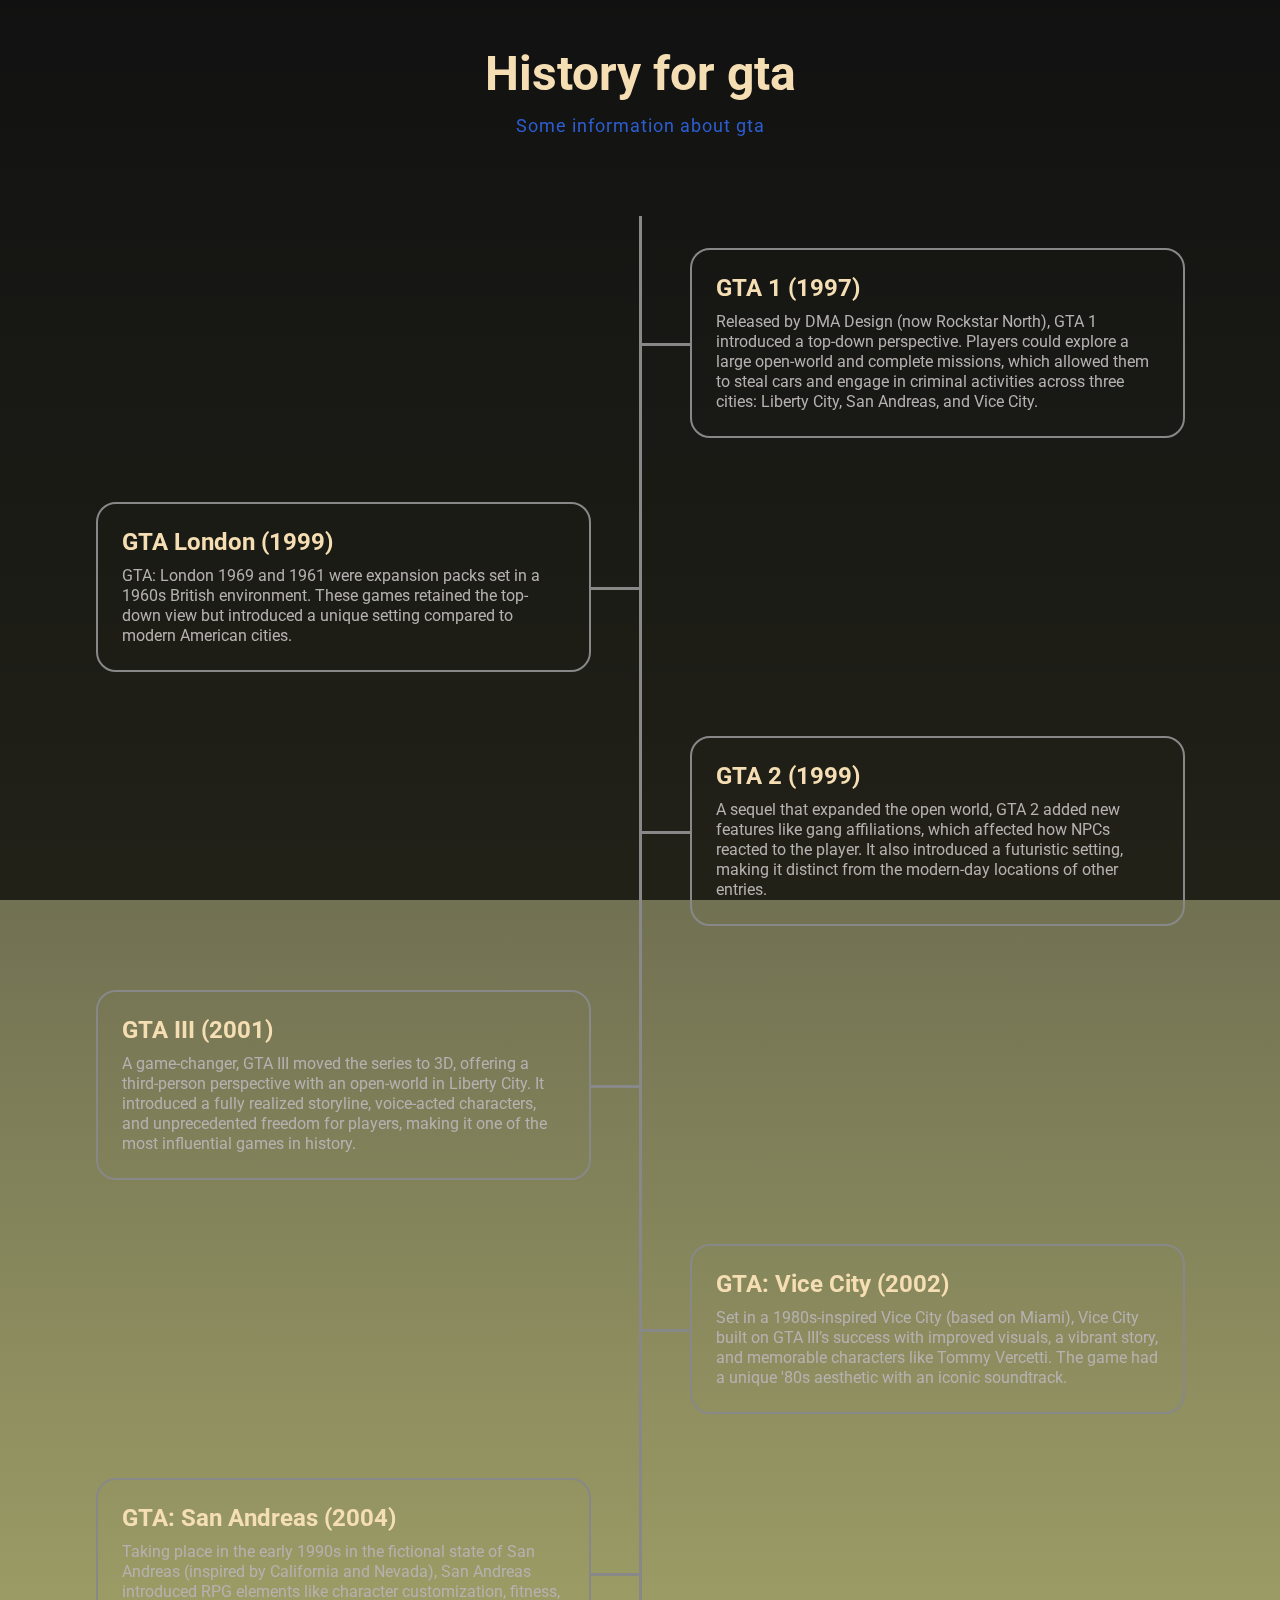
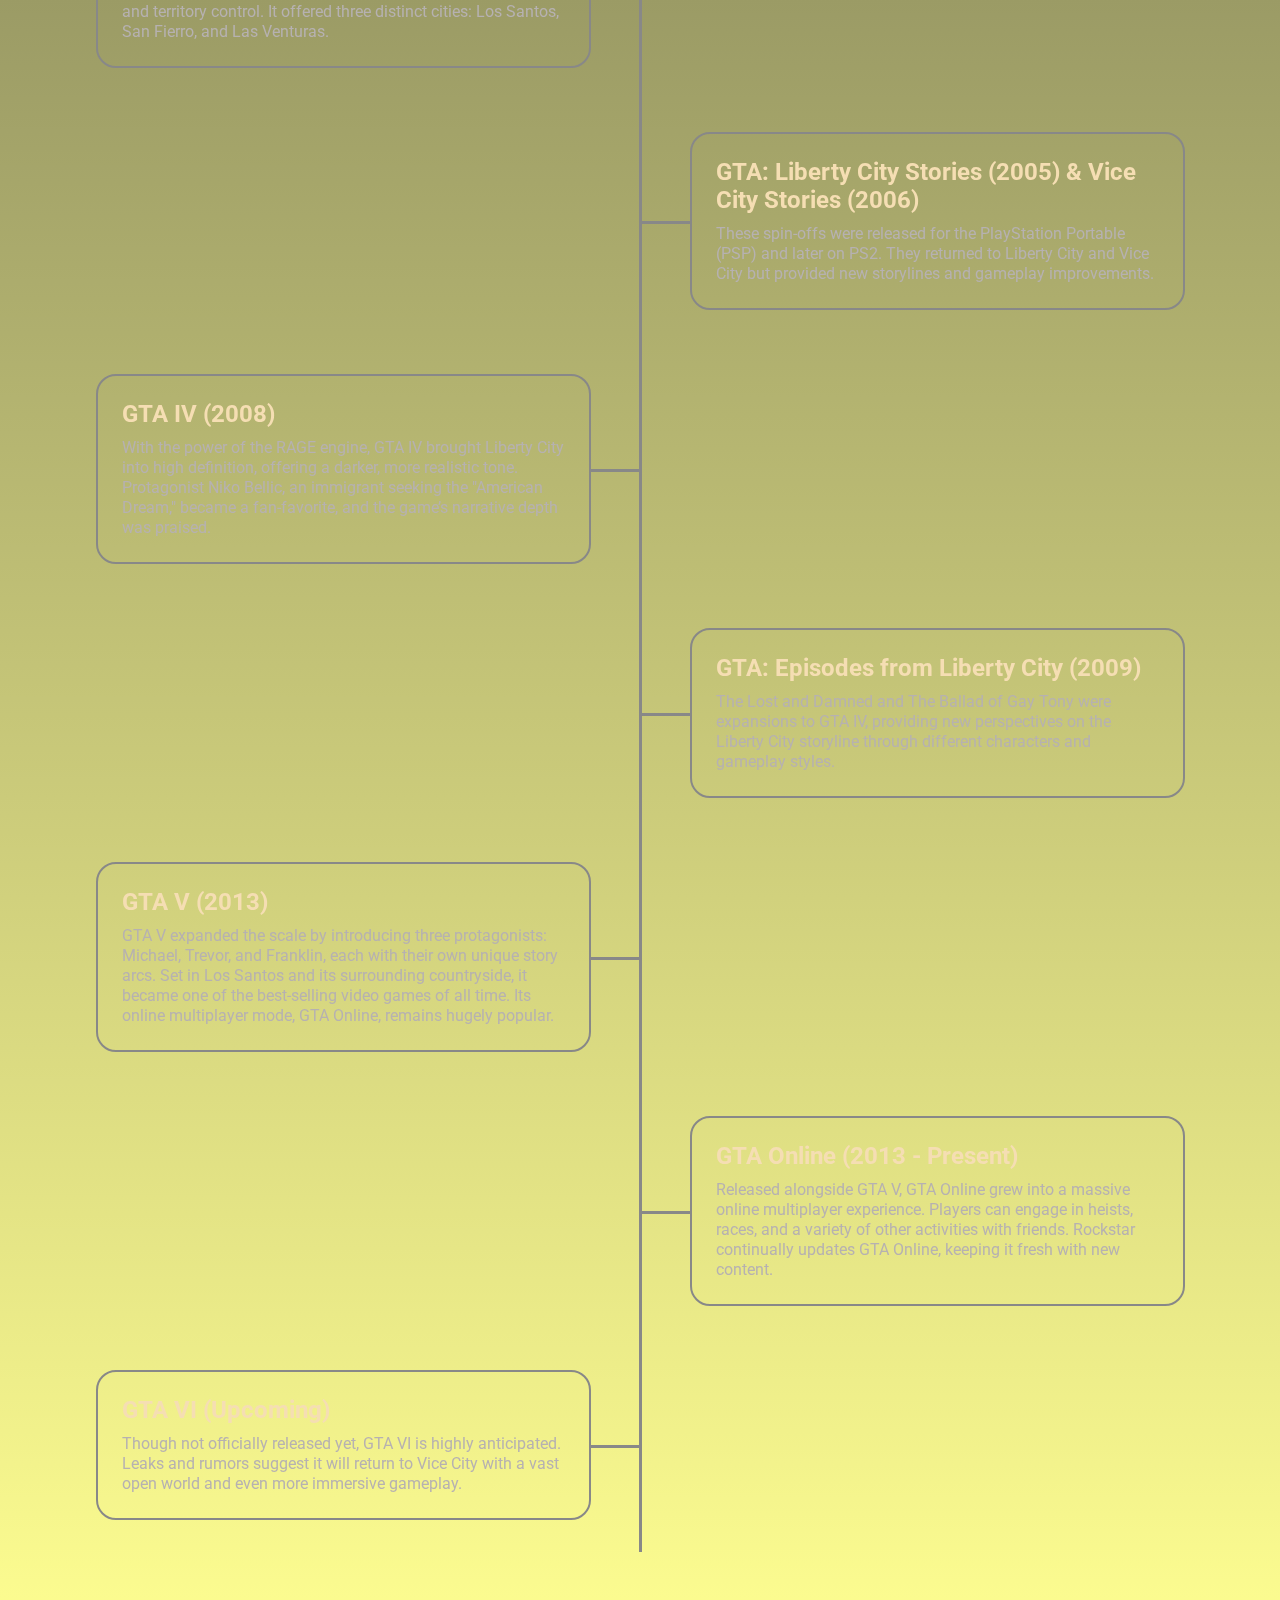
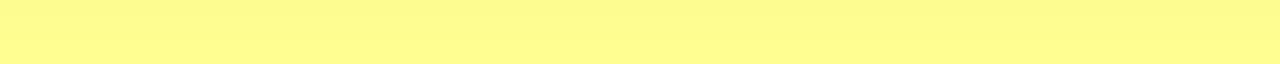
<file: story.html>
<!DOCTYPE html>
<html lang="en">
  <head>
    <meta charset="UTF-8" />
    <meta name="viewport" content="width=device-width, initial-scale=1.0" />
    <title>Story</title>
    <link rel="stylesheet" href="Story.css" />
  </head>
  <body>
    <div class="title">
      <h1>History for gta</h1>
      <p>Some information about gta</p>
    </div>
    <div class="container">
      <div class="checkpoint">
        <div class="div">
          <h2>GTA 1 (1997)</h2>
          <p>
            Released by DMA Design (now Rockstar North), GTA 1 introduced a
            top-down perspective. Players could explore a large open-world and
            complete missions, which allowed them to steal cars and engage in
            criminal activities across three cities: Liberty City, San Andreas,
            and Vice City.
          </p>
        </div>
      </div>
      <div class="checkpoint">
        <div class="div">
          <h2>GTA London (1999)</h2>
          <p>
            GTA: London 1969 and 1961 were expansion packs set in a 1960s
            British environment. These games retained the top-down view but
            introduced a unique setting compared to modern American cities.
          </p>
        </div>
      </div>
      <div class="checkpoint">
        <div class="div">
          <h2>GTA 2 (1999)</h2>
          <p>
            A sequel that expanded the open world, GTA 2 added new features like
            gang affiliations, which affected how NPCs reacted to the player. It
            also introduced a futuristic setting, making it distinct from the
            modern-day locations of other entries.
          </p>
        </div>
      </div>
      <div class="checkpoint">
        <div class="div">
          <h2>GTA III (2001)</h2>
          <p>
            A game-changer, GTA III moved the series to 3D, offering a
            third-person perspective with an open-world in Liberty City. It
            introduced a fully realized storyline, voice-acted characters, and
            unprecedented freedom for players, making it one of the most
            influential games in history.
          </p>
        </div>
      </div>
      <div class="checkpoint">
        <div class="div">
          <h2>GTA: Vice City (2002)</h2>
          <p>
            Set in a 1980s-inspired Vice City (based on Miami), Vice City built
            on GTA III’s success with improved visuals, a vibrant story, and
            memorable characters like Tommy Vercetti. The game had a unique '80s
            aesthetic with an iconic soundtrack.
          </p>
        </div>
      </div>
      <div class="checkpoint">
        <div class="div">
          <h2>GTA: San Andreas (2004)</h2>
          <p>
            Taking place in the early 1990s in the fictional state of San
            Andreas (inspired by California and Nevada), San Andreas introduced
            RPG elements like character customization, fitness, and territory
            control. It offered three distinct cities: Los Santos, San Fierro,
            and Las Venturas.
          </p>
        </div>
      </div>
      <div class="checkpoint">
        <div class="div">
          <h2>GTA: Liberty City Stories (2005) & Vice City Stories (2006)</h2>
          <p>
            These spin-offs were released for the PlayStation Portable (PSP) and
            later on PS2. They returned to Liberty City and Vice City but
            provided new storylines and gameplay improvements.
          </p>
        </div>
      </div>
      <div class="checkpoint">
        <div class="div">
          <h2>GTA IV (2008)</h2>
          <p>
            With the power of the RAGE engine, GTA IV brought Liberty City into
            high definition, offering a darker, more realistic tone. Protagonist
            Niko Bellic, an immigrant seeking the "American Dream," became a
            fan-favorite, and the game’s narrative depth was praised.
          </p>
        </div>
      </div>
      <div class="checkpoint">
        <div class="div">
          <h2>GTA: Episodes from Liberty City (2009)</h2>
          <p>
            The Lost and Damned and The Ballad of Gay Tony were expansions to
            GTA IV, providing new perspectives on the Liberty City storyline
            through different characters and gameplay styles.
          </p>
        </div>
      </div>
      <div class="checkpoint">
        <div class="div">
          <h2>GTA V (2013)</h2>
          <p>
            GTA V expanded the scale by introducing three protagonists: Michael,
            Trevor, and Franklin, each with their own unique story arcs. Set in
            Los Santos and its surrounding countryside, it became one of the
            best-selling video games of all time. Its online multiplayer mode,
            GTA Online, remains hugely popular.
          </p>
        </div>
      </div>
      <div class="checkpoint">
        <div class="div">
          <h2>GTA Online (2013 - Present)</h2>
          <p>
            Released alongside GTA V, GTA Online grew into a massive online
            multiplayer experience. Players can engage in heists, races, and a
            variety of other activities with friends. Rockstar continually
            updates GTA Online, keeping it fresh with new content.
          </p>
        </div>
      </div>
      <div class="checkpoint">
        <div class="div">
          <h2>GTA VI (Upcoming)</h2>
          <p>
            Though not officially released yet, GTA VI is highly anticipated.
            Leaks and rumors suggest it will return to Vice City with a vast
            open world and even more immersive gameplay.
          </p>
        </div>
      </div>
    </div>
  </body>
</html>
</file>
<file: Story.css>
@import url("https://fonts.googleapis.com/css2?family=Roboto:ital,wght@0,100;0,300;0,400;0,500;0,700;0,900;1,100;1,300;1,400;1,500;1,700;1,900&display=swap");
body {
  margin: 0;
  font-family: "Roboto", sans-serif;
  background: linear-gradient(rgba(0, 0, 0, 0.768), rgba(255, 255, 0, 0.43));
  color: wheat;
  padding: 2em;
}

body::before {
  content: "";
  background: rgba(0, 0, 0, 0.7);
  position: absolute;
  top: 0;
  left: 0;
  width: 100%;
  height: 100%;
  z-index: -1;
  position: fixed;
}
/* teacher dan suray */
* {
  margin: 0;
  padding: 0;
}
h1 {
  font-size: 3em;
  margin: 13px;
}
h2 {
  margin-bottom: 10px;
}
.title {
  text-align: center;
}
.title p {
  color: rgb(44, 94, 210);
  font-size: 18px;
  letter-spacing: 1px;
}
.container {
  margin: 5em auto;
  /* center */
  max-width: 34.15em;
}
.checkpoint {
  max-width: 34em;
  padding-top: 2em;
  padding-bottom: 2em;
  position: relative;
}
.checkpoint .div {
  border: 2px solid #888;
  border-radius: 20px;
  padding: 1.5em;
}
.checkpoint p {
  color: rgb(182, 177, 177);
  line-height: 20px;
}
.checkpoint:nth-child(even) {
  border-right: 3px solid #888;
  padding-right: 3em;
  transform: translateX(-271px);
}
.checkpoint:nth-child(odd) {
  border-left: 3px solid #888;
  padding-left: 3em;
  transform: translateX(17em);
}
.checkpoint:nth-child(odd)::before,
.checkpoint:nth-child(even)::before {
  content: "";
  background: #888;
  width: 3em;
  height: 3px;
  position: absolute;
  top: 50%;
  /* transform: translateY (-50%); */
}

.checkpoint:nth-child(odd)::before {
  left: 0;
}
.checkpoint:nth-child(even)::before {
  right: 0;
}
</file>
